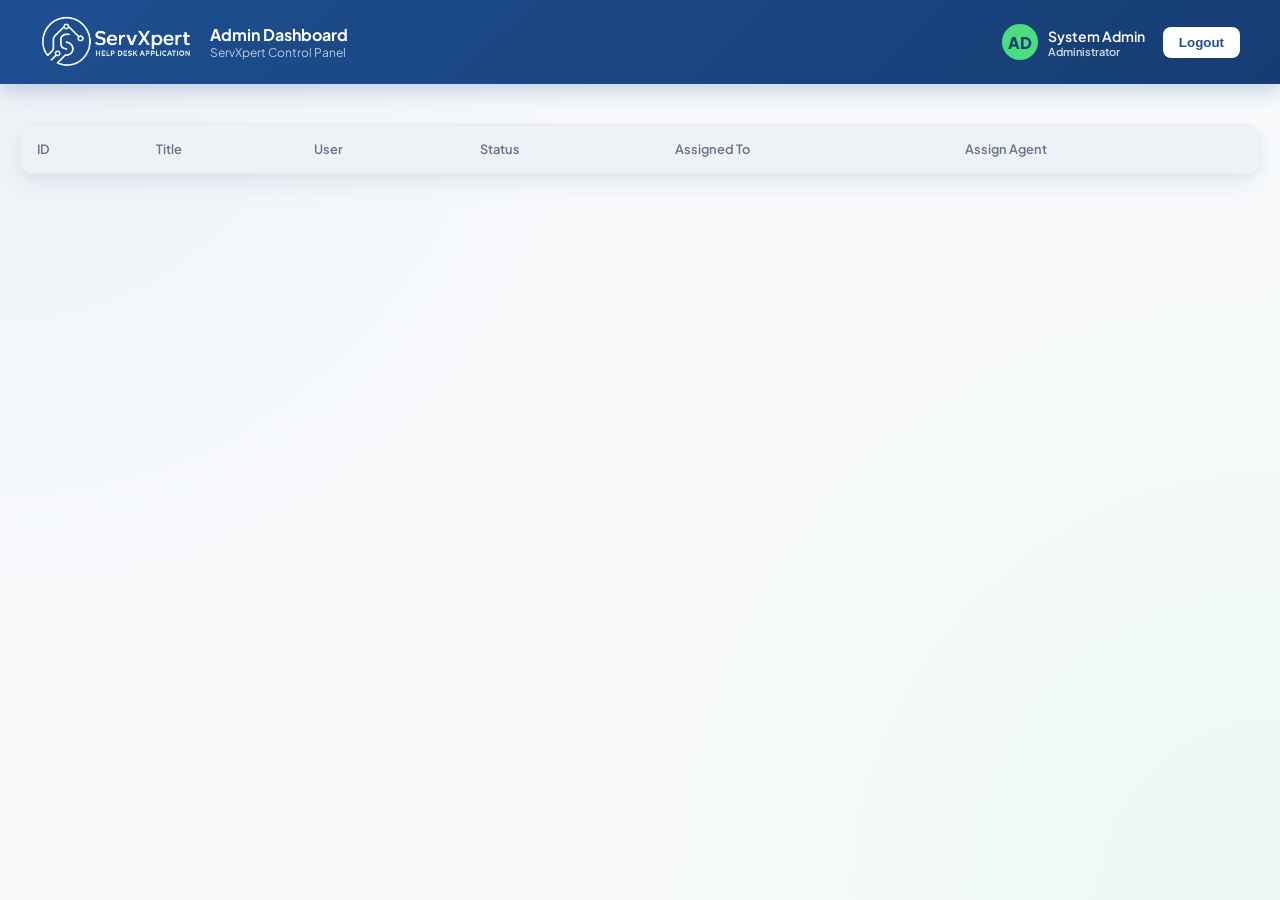
<file: Team3-project-frontend/pages/admin-dashboard.html>
<!DOCTYPE html>
<html lang="en">
<head>
    <meta charset="UTF-8">
    <meta name="viewport" content="width=device-width, initial-scale=1.0">
    <title>ServXpert | Admin Dashboard</title>
    <link rel="stylesheet" href="../css/admin-dashboard.css">
     <link rel="stylesheet" href="../css/toast.css">
</head>

<body>

    <header class="header">

    <div class="nav-container">

        <!-- Left Section (Logo + Title) -->
        <div class="nav-left">

            <img src="../logo.png"
                 alt="ServXpert Logo"
                 class="nav-logo">

            <div class="nav-title-group">

                <span class="nav-title">
                    Admin Dashboard
                </span>

                <span class="nav-subtitle">
                    ServXpert Control Panel
                </span>

            </div>

        </div>


        <!-- Right Section (Profile + Logout) -->
        <div class="nav-right">

            <div class="user-profile">

                <div class="profile-icon">
                    AD
                </div>

                <div class="profile-info">

                    <span class="profile-name">
                        System Admin
                    </span>

                    <span class="profile-role">
                        Administrator
                    </span>

                </div>

            </div>


            <button class="logout-btn"
                    onclick="logout()">

                Logout

            </button>

        </div>

    </div>

</header>

    <div class="container">
        <div class="table-card">
            <table>
                <thead>
                    <tr>
                        <th>ID</th>
                        <th>Title</th>
                        <th>User</th>
                        <th>Status</th>
                        <th>Assigned To</th>
                        <th>Assign Agent</th>
                    </tr>
                </thead>
                <tbody id="ticketTable">
                    </tbody>
            </table>
        </div>
    </div>

    <script src="../js/admin.js"></script>
    <script src="../js/toast.js"></script>

</body>
</html>
</file>
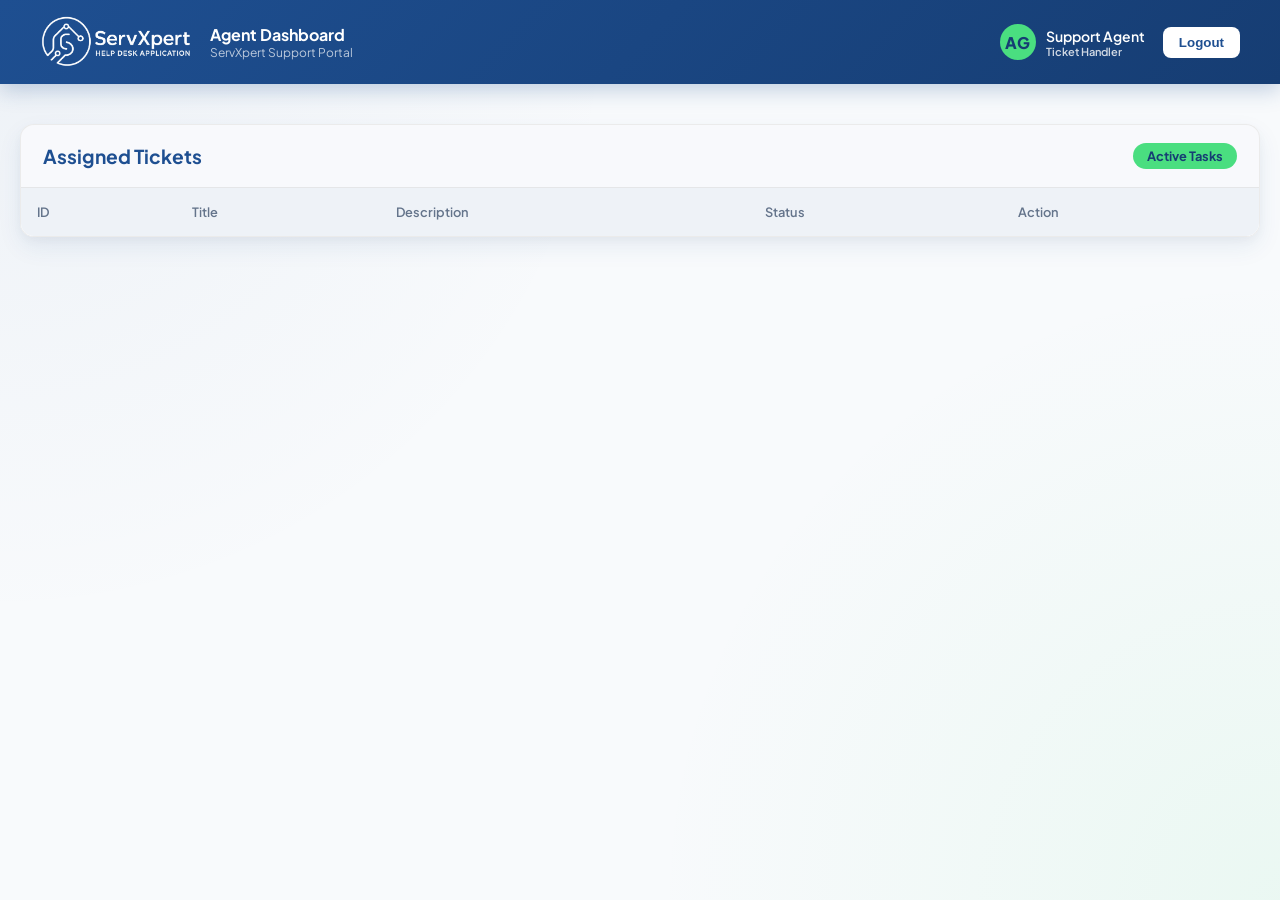
<file: Team3-project-frontend/pages/agent-dashboard.html>
<!DOCTYPE html>
<html lang="en">
<head>
    <meta charset="UTF-8">
    <meta name="viewport" content="width=device-width, initial-scale=1.0">
    <title>ServXpert | Agent Dashboard</title>
    <link rel="stylesheet" href="../css/agent-dashboard.css">
     <link rel="stylesheet" href="../css/toast.css">
</head>
<body>

<header class="header">

    <div class="nav-container">

        <!-- LEFT SIDE -->
        <div class="nav-left">

            <img src="../logo.png"
                 alt="ServXpert Logo"
                 class="nav-logo">

            <div class="nav-title-group">

                <span class="nav-title">
                    Agent Dashboard
                </span>

                <span class="nav-subtitle">
                    ServXpert Support Portal
                </span>

            </div>

        </div>


        <!-- RIGHT SIDE -->
        <div class="nav-right">

            <div class="user-profile">

                <div class="profile-icon">
                    AG
                </div>

                <div class="profile-info">

                    <span class="profile-name">
                        Support Agent
                    </span>

                    <span class="profile-role">
                        Ticket Handler
                    </span>

                </div>

            </div>


            <button class="logout-btn"
                    onclick="logout()">

                Logout

            </button>

        </div>

    </div>

</header>
<main class="container">
    <section class="card">
        <div class="card-header">
            <h3>Assigned Tickets</h3>
            <span class="ticket-count">Active Tasks</span>
        </div>

        <div class="table-responsive">
            <table>
                <thead>
                    <tr>
                        <th>ID</th>
                        <th>Title</th>
                        <th>Description</th>
                        <th>Status</th>
                        <th>Action</th>
                    </tr>
                </thead>
                <tbody id="ticketTableBody">
                    </tbody>
            </table>
        </div>
    </section>
</main>

<script src="../js/agent.js"></script>
<script src="../js/toast.js"></script>
</body>
</html>
</file>
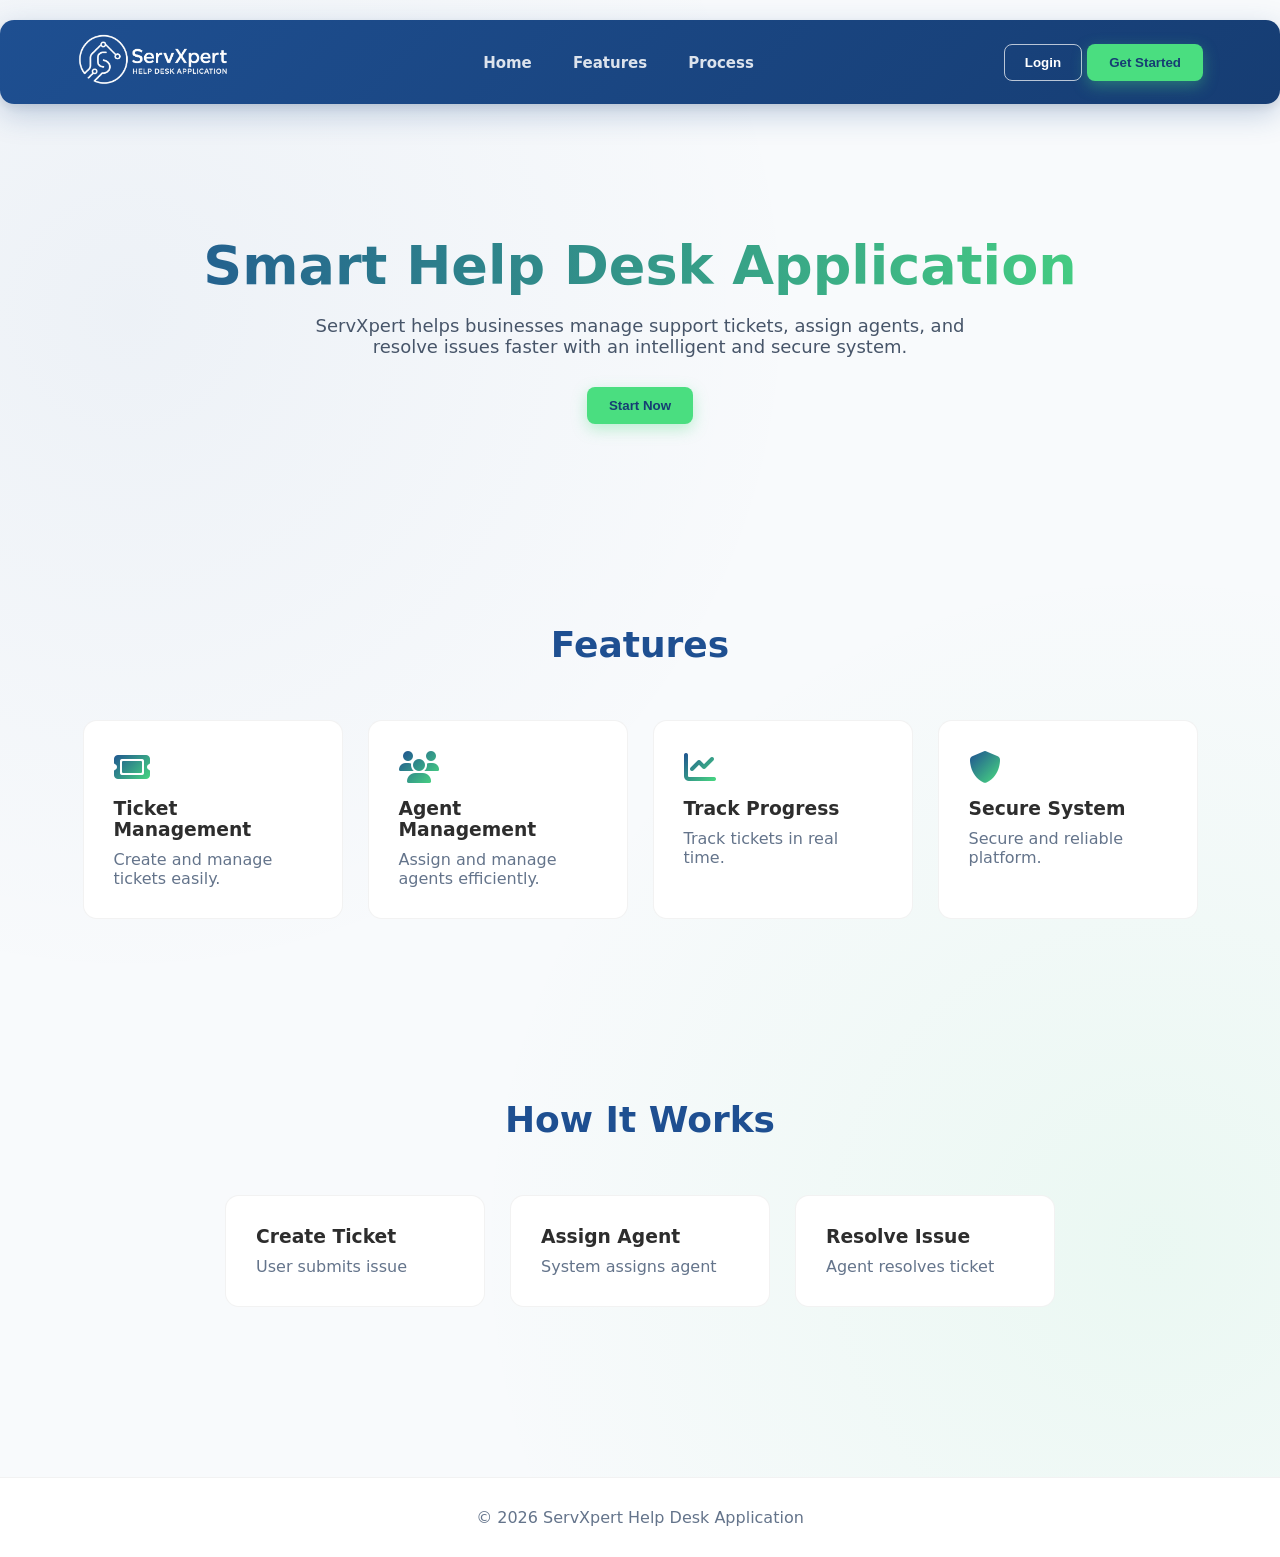
<file: Team3-project-frontend/pages/home.html>
<!DOCTYPE html>
<html lang="en">
<head>
<meta charset="UTF-8">
<title>ServXpert | Help Desk Application</title>
<meta name="viewport" content="width=device-width, initial-scale=1.0">

<link rel="stylesheet" href="../css/home.css">

<link rel="stylesheet"
href="https://cdnjs.cloudflare.com/ajax/libs/font-awesome/6.5.0/css/all.min.css">

</head>
<body>

<!-- Navbar -->
<nav class="navbar">

    <div class="container nav-content">

        <!-- Logo -->
        <div class="logo-section">

            <img src="../logo.png" class="logo-img">

        </div>

        <!-- Links -->
        <div class="nav-links">
            <a href="#home">Home</a>
            <a href="#features">Features</a>
            <a href="#process">Process</a>
        </div>

        <!-- Buttons -->
        <div>

            <button class="btn-outline"
            onclick="window.location.href='login.html'">
                Login
            </button>

            <button class="btn-primary"
            onclick="window.location.href='register.html'">
                Get Started
            </button>

        </div>

    </div>

</nav>


<!-- Hero -->
<section class="hero" id="home">

    <div class="container">

        <h1>Smart Help Desk Application</h1>

        <p>
            ServXpert helps businesses manage support tickets,
            assign agents, and resolve issues faster with an
            intelligent and secure system.
        </p>

        <button class="btn-primary"
        onclick="window.location.href='register.html'">
            Start Now
        </button>

    </div>

</section>


<!-- Features -->
<section class="section" id="features">

    <div class="container">

        <h2 class="section-title">Features</h2>

        <div class="card-container">

            <div class="card">
                <i class="fa-solid fa-ticket icon"></i>
                <h3>Ticket Management</h3>
                <p>Create and manage tickets easily.</p>
            </div>

            <div class="card">
                <i class="fa-solid fa-users icon"></i>
                <h3>Agent Management</h3>
                <p>Assign and manage agents efficiently.</p>
            </div>

            <div class="card">
                <i class="fa-solid fa-chart-line icon"></i>
                <h3>Track Progress</h3>
                <p>Track tickets in real time.</p>
            </div>

            <div class="card">
                <i class="fa-solid fa-shield icon"></i>
                <h3>Secure System</h3>
                <p>Secure and reliable platform.</p>
            </div>

        </div>

    </div>

</section>


<!-- Process -->
<section class="section" id="process">

    <div class="container">

        <h2 class="section-title">How It Works</h2>

        <div class="card-container">

            <div class="card">
                <h3>Create Ticket</h3>
                <p>User submits issue</p>
            </div>

            <div class="card">
                <h3>Assign Agent</h3>
                <p>System assigns agent</p>
            </div>

            <div class="card">
                <h3>Resolve Issue</h3>
                <p>Agent resolves ticket</p>
            </div>

        </div>

    </div>

</section>


<footer>

© 2026 ServXpert Help Desk Application

</footer>

</body>
</html>
</file>
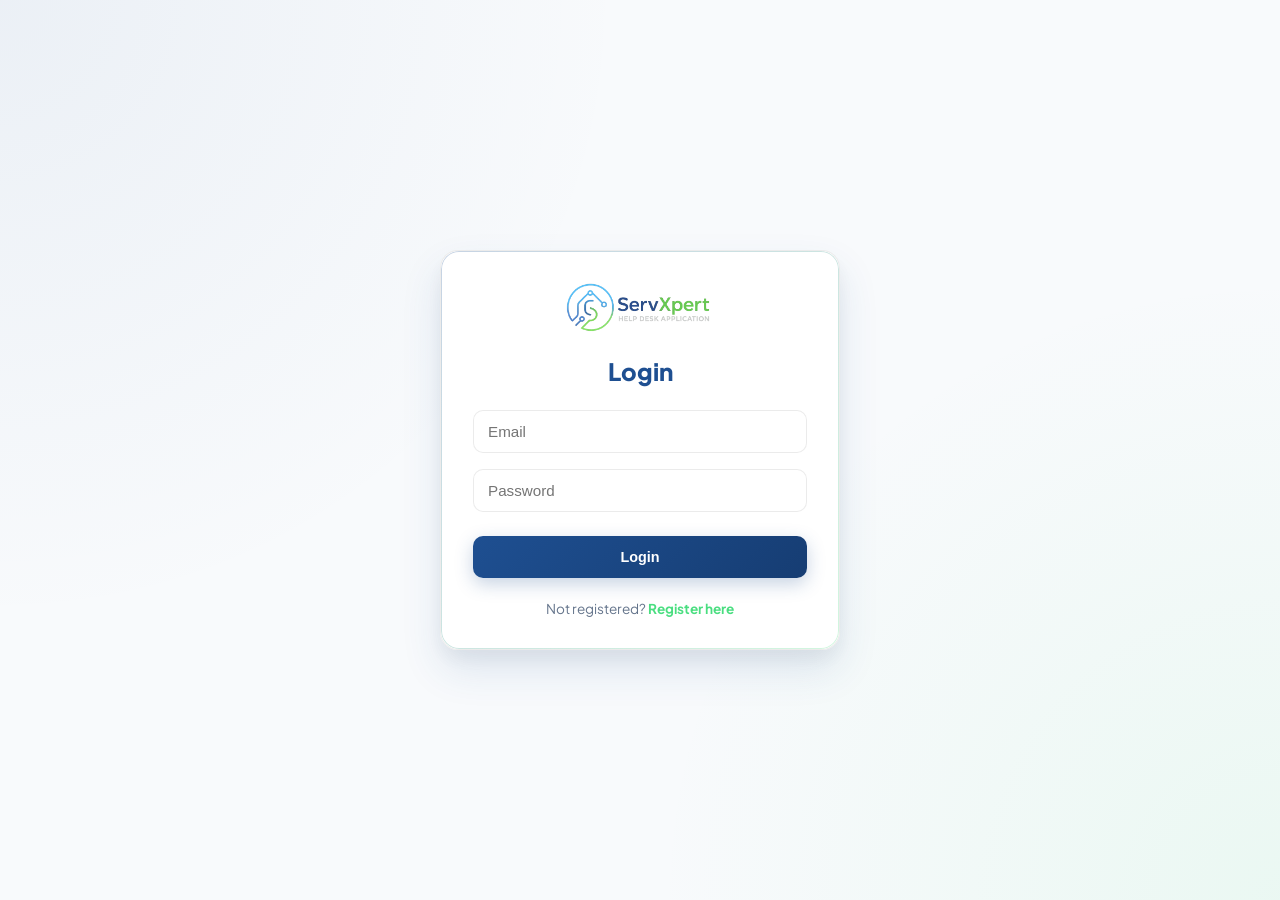
<file: Team3-project-frontend/pages/login.html>
<!DOCTYPE html>
<html lang="en">
<head>
    <meta charset="UTF-8">
    <meta name="viewport" content="width=device-width, initial-scale=1.0">
    <title>ServXpert | Login</title>
    <link rel="stylesheet" href="../css/login.css">
     <link rel="stylesheet" href="../css/toast.css">
</head>
<body>
    <div class="login-container">
        <img src="../logo.png" alt="ServXpert Logo" class="brand-logo">
        
        <h2>Login</h2>
        <input type="email" id="email" placeholder="Email">
        <input type="password" id="password" placeholder="Password">
        
        <button onclick="login()">Login</button>
        
        <div class="message" id="message"></div>
        <p>Not registered? <a href="register.html">Register here</a></p>
    </div>

    <script src="../js/login.js"></script>
    <script src="../js/toast.js"></script>
</body>
</html>
</file>
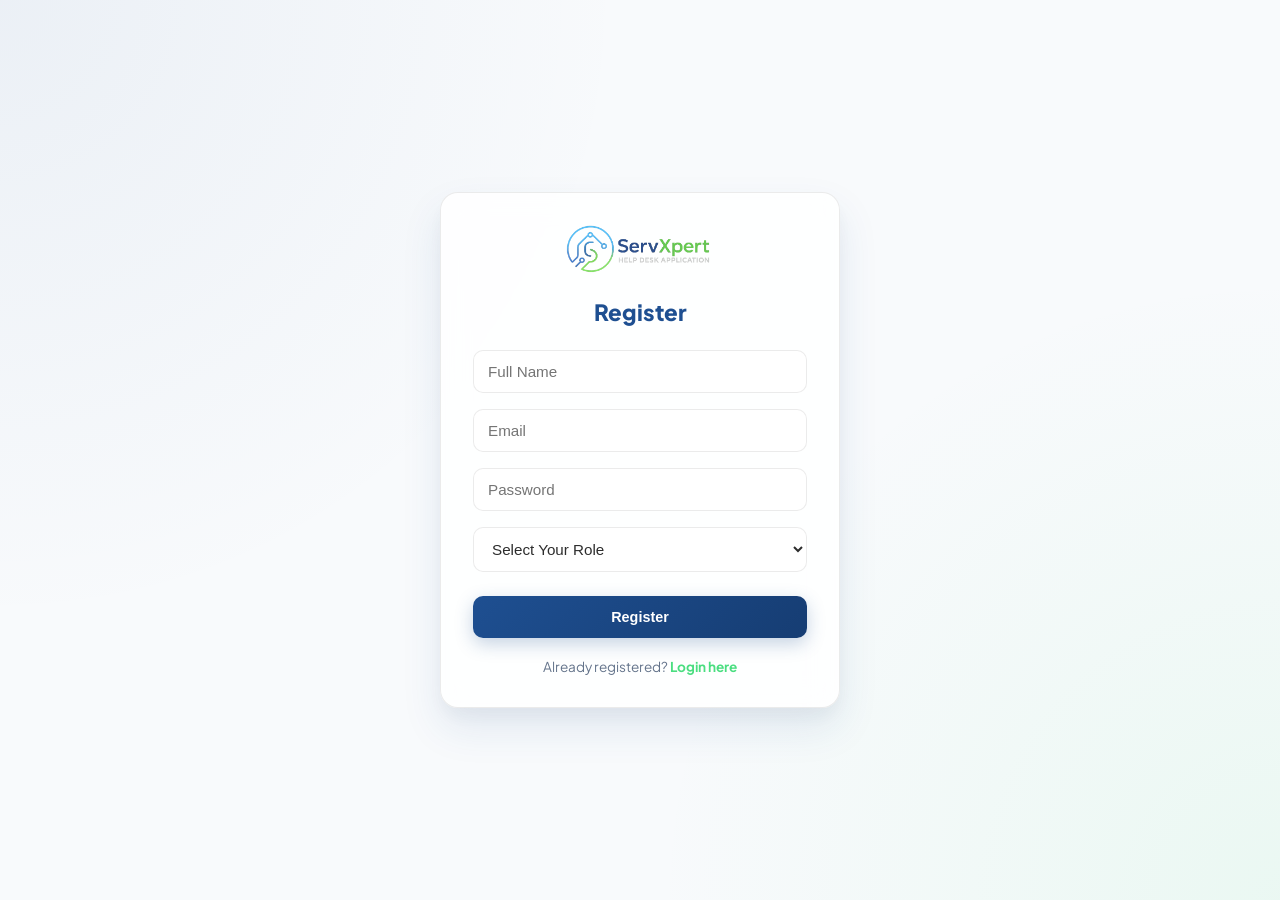
<file: Team3-project-frontend/pages/register.html>
<!DOCTYPE html>
<html lang="en">
<head>
    <meta charset="UTF-8">
    <meta name="viewport" content="width=device-width, initial-scale=1.0">
    <title>ServXpert | Register</title>
    <link rel="stylesheet" href="../css/register.css">
     <link rel="stylesheet" href="../css/toast.css">
</head>
<body>
    <div class="login-container">
        <img src="../logo.png" alt="ServXpert Logo" class="brand-logo">
        
        <h2>Register</h2>
        <input type="text" id="name" placeholder="Full Name">
        <input type="email" id="email" placeholder="Email">
        <input type="password" id="password" placeholder="Password">
        
        <select id="role">
            <option value="" disabled selected>Select Your Role</option>
            <option value="USER">User</option>
            <option value="ADMIN">Admin</option>
            <option value="AGENT">Agent</option>
        </select>

        <button type="button" onclick="register()">Register</button>
        
        <div class="message" id="message"></div>
        <p>Already registered? <a href="login.html">Login here</a></p>
    </div>

    <script src="../js/register.js"></script>
    <script src="../js/toast.js"></script>
</body>
</html>
</file>
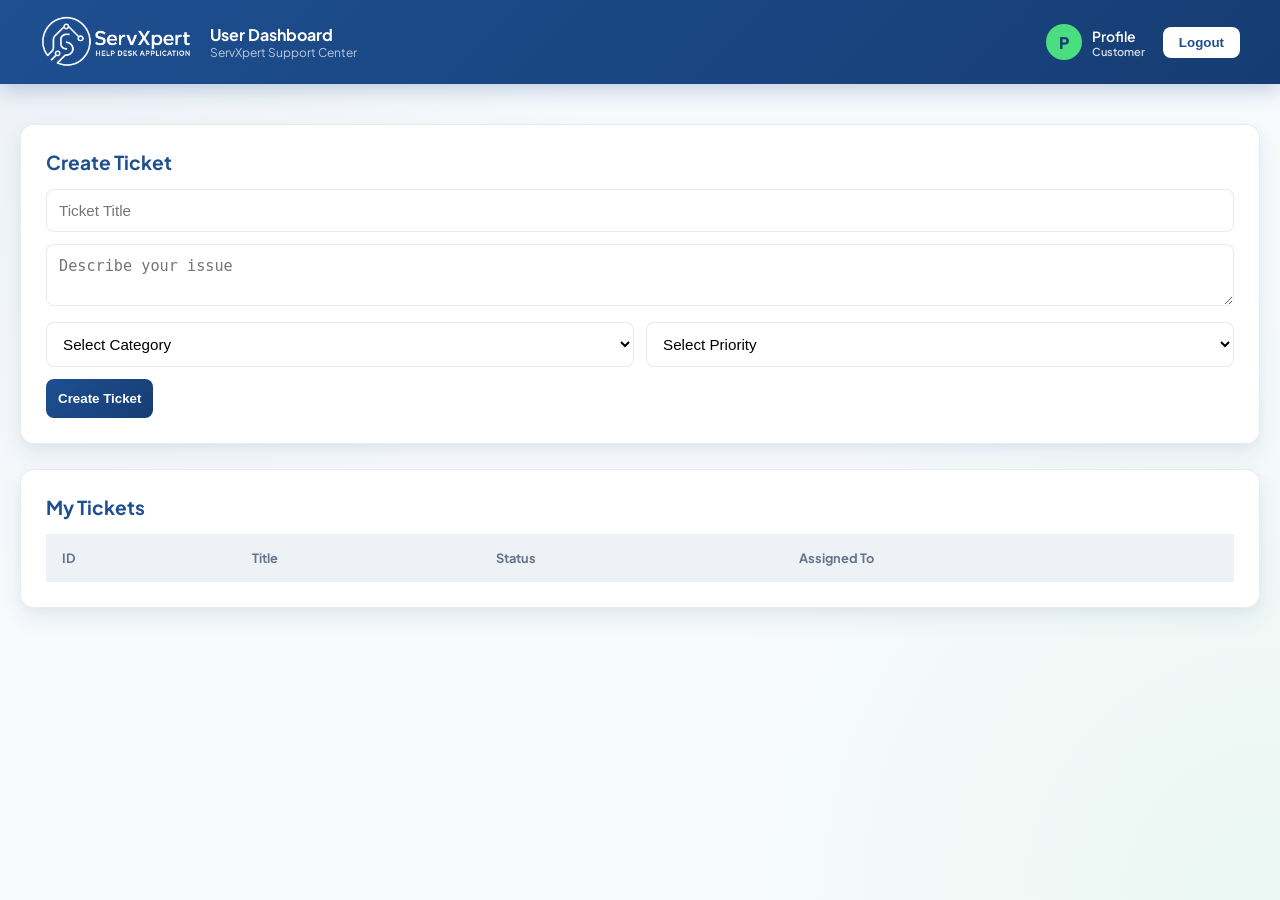
<file: Team3-project-frontend/pages/user-dashboard.html>
<!DOCTYPE html>
<html lang="en">
<head>
    <meta charset="UTF-8">
    <meta name="viewport" content="width=device-width, initial-scale=1.0">
    <title>ServXpert | Dashboard</title>
    <link rel="stylesheet" href="../css/user-dashboard.css">
    <link rel="stylesheet" href="../css/toast.css">
</head>
<body>

<header class="header">

    <div class="nav-container">

        <!-- LEFT SIDE -->
        <div class="nav-left">

            <img src="../logo.png"
                 alt="ServXpert Logo"
                 class="nav-logo">

            <div class="nav-title-group">

                <span class="nav-title">
                    User Dashboard
                </span>

                <span class="nav-subtitle">
                    ServXpert Support Center
                </span>

            </div>

        </div>


        <!-- RIGHT SIDE -->
        <div class="nav-right">

            <div class="user-profile">

                <div class="profile-icon">
                    P
                </div>

                <div class="profile-info">

                    <span class="profile-name"
                          id="userNameDisplay">
                        Profile
                    </span>

                    <span class="profile-role">
                        Customer
                    </span>

                </div>

            </div>


            <button class="logout-btn"
                    onclick="logout()">

                Logout

            </button>

        </div>

    </div>

</header>

<main class="container">

    <section class="card">
        <h3>Create Ticket</h3>
        <form id="ticketForm" onsubmit="event.preventDefault(); createTicket();">
            <input type="text" id="title" placeholder="Ticket Title" required>
            <textarea id="description" placeholder="Describe your issue" required></textarea>
            
            <div class="form-row">
                <select id="category" required>
                    <option value="">Select Category</option>
                    <option value="1">Technical</option>
                    <option value="2">Billing</option>
                    <option value="3">General</option>
                </select>

                <select id="priority" required>
                    <option value="">Select Priority</option>
                    <option value="1">Low</option>
                    <option value="2">Medium</option>
                    <option value="3">High</option>
                </select>
            </div>

            <button type="submit">Create Ticket</button>
        </form>
    </section>

    <section class="card">
        <h3>My Tickets</h3>
        <div class="table-responsive">
            <table>
                <thead>
                    <tr>
                        <th>ID</th>
                        <th>Title</th>
                        <th>Status</th>
                        <th>Assigned To</th>
                    </tr>
                </thead>
                <tbody id="ticketTableBody">
                    </tbody>
            </table>
        </div>
    </section>

</main>

<script src="../js/user.js"></script>
<script src="../js/toast.js"></script>


</body>
</html>
</file>
<file: Team3-project-frontend/css/admin-dashboard.css>
@import url('https://fonts.googleapis.com/css2?family=Plus+Jakarta+Sans:wght@400;600;700;800&display=swap');

:root {

    --primary: #1E4F91;
    --primary-dark: #163d73;

    --highlight: #4ADE80;

    --background: #F8FAFC;

    --card-bg: rgba(255,255,255,0.98);

    --text-main: #2D2D2D;
    --text-light: #64748b;

    --border: rgba(0,0,0,0.08);

}


/* ===== GLOBAL ===== */

* {
    box-sizing: border-box;
    margin: 0;
    padding: 0;
}

body {

    font-family: 'Plus Jakarta Sans', sans-serif;

    background:
    radial-gradient(circle at 0% 0%, rgba(30,79,145,0.05), transparent 40%),
    radial-gradient(circle at 100% 100%, rgba(74,222,128,0.08), transparent 40%),
    var(--background);

    color: var(--text-main);

    min-height: 100vh;

}


/* ========================= */
/* ===== ADMIN NAVBAR ===== */
/* ========================= */

.header {

    background: linear-gradient(135deg, var(--primary), var(--primary-dark));

    padding: 16px 40px;

    position: sticky;
    top: 0;
    z-index: 1000;

    box-shadow: 0 6px 20px rgba(30,79,145,0.25);

}

.nav-container {

    max-width: 1400px;
    margin: auto;

    display: flex;
    justify-content: space-between;
    align-items: center;

}


/* LEFT SIDE */

.nav-left {

    display: flex;
    align-items: center;
    gap: 14px;

}

.nav-logo {

    height: 52px;
    filter: brightness(0) invert(1);
    transition: 0.3s;

}

.nav-logo:hover {

    transform: scale(1.05);

}

.nav-title-group {

    display: flex;
    flex-direction: column;

}

.nav-title {

    font-size: 16px;
    font-weight: 700;
    color: white;

}

.nav-subtitle {

    font-size: 12px;
    color: rgba(255,255,255,0.7);

}


/* RIGHT SIDE */

.nav-right {

    display: flex;
    align-items: center;
    gap: 18px;

}

.user-profile {

    display: flex;
    align-items: center;
    gap: 10px;

    color: white;
    font-weight: 600;

}

.profile-icon {

    width: 36px;
    height: 36px;

    border-radius: 50%;

    background: var(--highlight);
    color: var(--primary-dark);

    display: flex;
    justify-content: center;
    align-items: center;

    font-weight: 800;

}

.profile-info {

    display: flex;
    flex-direction: column;

}

.profile-name {

    font-size: 14px;

}

.profile-role {

    font-size: 11px;
    opacity: 0.8;

}


/* LOGOUT BUTTON */

.logout-btn {

    background: white;

    color: var(--primary);

    border: none;

    padding: 8px 16px;

    border-radius: 8px;

    font-weight: 600;

    cursor: pointer;

    transition: 0.3s;

}

.logout-btn:hover {

    background: var(--highlight);
    color: var(--primary-dark);

}


/* ======================== */
/* ===== CONTENT AREA ===== */
/* ======================== */

.container {

    max-width: 1400px;
    margin: 40px auto;
    padding: 0 20px;

}


/* ======================= */
/* ===== TABLE CARD ===== */
/* ======================= */

.table-card {

    background: var(--card-bg);

    border-radius: 14px;

    border: 1px solid var(--border);

    box-shadow:
        0 10px 25px rgba(30,79,145,0.08),
        0 4px 10px rgba(0,0,0,0.03);

    overflow: hidden;

}


/* TABLE */

table {

    width: 100%;
    border-collapse: collapse;
    background: white;

}


/* HEADER ROW */

th {

    background: #eef2f7;

    padding: 16px;

    text-align: left;

    font-size: 0.8rem;

    font-weight: 600;

    color: var(--text-light);

}


/* DATA ROW */

td {

    padding: 16px;

    border-bottom: 1px solid var(--border);

    font-size: 0.9rem;

}


/* HOVER EFFECT */

tr:hover {

    background: rgba(30,79,145,0.05);

}


/* ======================== */
/* ===== STATUS BADGE ===== */
/* ======================== */

.status-tag {

    padding: 5px 10px;

    border-radius: 6px;

    font-size: 0.8rem;

    font-weight: 700;

    background: rgba(74,222,128,0.15);

    color: #15803d;

}


/* ======================== */
/* ===== DROPDOWN ===== */
/* ======================== */

select {

    padding: 8px 12px;

    border-radius: 8px;

    border: 1px solid var(--border);

    background: white;

    font-size: 0.85rem;

    cursor: pointer;

}

select:focus {

    outline: none;

    border-color: var(--primary);

    box-shadow: 0 0 0 3px rgba(30,79,145,0.08);

}


/* ======================== */
/* ===== ACTION BUTTON ===== */
/* ======================== */

#ticketTable button {

    background: linear-gradient(
        135deg,
        var(--primary),
        var(--primary-dark)
    );

    color: white;

    border: none;

    padding: 8px 14px;

    border-radius: 8px;

    cursor: pointer;

    font-size: 0.8rem;

    font-weight: 600;

    transition: 0.3s;

}

#ticketTable button:hover {

    transform: translateY(-2px);

    box-shadow: 0 6px 18px rgba(30,79,145,0.25);

}


/* ======================== */
/* ===== RESPONSIVE ===== */
/* ======================== */

@media(max-width:768px){

    .nav-container {

        flex-direction: column;
        gap: 15px;

    }

    .nav-right {

        flex-direction: column;

    }

    table {

        font-size: 0.85rem;

    }

}
</file>
<file: Team3-project-frontend/css/toast.css>
/* TOAST CONTAINER */
.toast-container {

    position: fixed;

    top: 20px;

    right: 20px;

    z-index: 9999;

}

/* TOAST BOX */
.toast {

    min-width: 250px;

    margin-bottom: 10px;

    padding: 14px 18px;

    border-radius: 8px;

    color: white;

    font-weight: 600;

    box-shadow: 0 5px 15px rgba(0,0,0,0.2);

    animation: slideIn 0.3s ease;

}

/* COLORS */

.toast-success {
    background: #4ADE80;
    color: #163d73;
}

.toast-error {
    background: #ef4444;
}

.toast-warning {
    background: #f59e0b;
}

.toast-info {
    background: #1E4F91;
}

/* ANIMATION */

@keyframes slideIn {

    from {
        transform: translateX(100%);
        opacity: 0;
    }

    to {
        transform: translateX(0);
        opacity: 1;
    }

}
</file>
<file: Team3-project-frontend/css/agent-dashboard.css>
@import url('https://fonts.googleapis.com/css2?family=Plus+Jakarta+Sans:wght@400;600;700;800&display=swap');

:root {

    --primary: #1E4F91;
    --primary-dark: #163d73;

    --highlight: #4ADE80;

    --background: #F8FAFC;

    --card-bg: rgba(255,255,255,0.98);

    --text-main: #2D2D2D;
    --text-light: #64748b;

    --border: rgba(0,0,0,0.08);

}


/* ===== GLOBAL ===== */

* {
    box-sizing: border-box;
    margin: 0;
    padding: 0;
}

body {

    font-family: 'Plus Jakarta Sans', sans-serif;

    background:
    radial-gradient(circle at 0% 0%, rgba(30,79,145,0.05), transparent 40%),
    radial-gradient(circle at 100% 100%, rgba(74,222,128,0.08), transparent 40%),
    var(--background);

    color: var(--text-main);

    min-height: 100vh;

}


/* ========================= */
/* ===== AGENT NAVBAR ===== */
/* ========================= */

.header {

    background: linear-gradient(135deg, var(--primary), var(--primary-dark));

    padding: 16px 40px;

    position: sticky;
    top: 0;
    z-index: 1000;

    box-shadow: 0 6px 20px rgba(30,79,145,0.25);

}

.nav-container {

    max-width: 1400px;
    margin: auto;

    display: flex;
    justify-content: space-between;
    align-items: center;

}


/* LEFT SIDE */

.nav-left {

    display: flex;
    align-items: center;
    gap: 14px;

}

.nav-logo {

    height: 52px;

    filter: brightness(0) invert(1);

    transition: 0.3s;

}

.nav-logo:hover {

    transform: scale(1.05);

}

.nav-title-group {

    display: flex;
    flex-direction: column;

}

.nav-title {

    font-size: 16px;
    font-weight: 700;
    color: white;

}

.nav-subtitle {

    font-size: 12px;
    color: rgba(255,255,255,0.7);

}


/* RIGHT SIDE */

.nav-right {

    display: flex;
    align-items: center;
    gap: 18px;

}

.user-profile {

    display: flex;
    align-items: center;
    gap: 10px;

    color: white;
    font-weight: 600;

}

.profile-icon {

    width: 36px;
    height: 36px;

    border-radius: 50%;

    background: var(--highlight);
    color: var(--primary-dark);

    display: flex;
    justify-content: center;
    align-items: center;

    font-weight: 800;

}

.profile-info {

    display: flex;
    flex-direction: column;

}

.profile-name {

    font-size: 14px;

}

.profile-role {

    font-size: 11px;
    opacity: 0.8;

}


/* LOGOUT BUTTON */

.logout-btn {

    background: white;

    color: var(--primary);

    border: none;

    padding: 8px 16px;

    border-radius: 8px;

    font-weight: 600;

    cursor: pointer;

    transition: 0.3s;

}

.logout-btn:hover {

    background: var(--highlight);

    color: var(--primary-dark);

}


/* ======================== */
/* ===== MAIN CONTENT ===== */
/* ======================== */

.container {

    max-width: 1400px;

    margin: 40px auto;

    padding: 0 20px;

}


/* ======================== */
/* ===== CARD ===== */
/* ======================== */

.card {

    background: var(--card-bg);

    border-radius: 14px;

    border: 1px solid var(--border);

    box-shadow:
        0 10px 25px rgba(30,79,145,0.08),
        0 4px 10px rgba(0,0,0,0.03);

    overflow: hidden;

}


/* CARD HEADER */

.card-header {

    padding: 18px 22px;

    border-bottom: 1px solid var(--border);

    display: flex;

    justify-content: space-between;

    align-items: center;

    background: rgba(30,79,145,0.03);

}

.card-header h3 {

    color: var(--primary);

    font-size: 1.2rem;

    font-weight: 700;

}

.ticket-count {

    background: var(--highlight);

    color: var(--primary-dark);

    padding: 5px 14px;

    border-radius: 20px;

    font-size: 0.8rem;

    font-weight: 700;

}


/* ======================== */
/* ===== TABLE ===== */
/* ======================== */

.table-responsive {

    overflow-x: auto;

}

table {

    width: 100%;
    border-collapse: collapse;

    background: white;

}

th {

    background: #eef2f7;

    padding: 16px;

    text-align: left;

    font-size: 0.8rem;

    font-weight: 600;

    color: var(--text-light);

}

td {

    padding: 16px;

    border-bottom: 1px solid var(--border);

    font-size: 0.9rem;

}

tr:hover {

    background: rgba(30,79,145,0.05);

}


/* STATUS BADGE */

.status-pill {

    padding: 5px 12px;

    border-radius: 6px;

    font-size: 0.8rem;

    font-weight: 700;

    background: rgba(74,222,128,0.15);

    color: #15803d;

}


/* ACTION BUTTON */

#ticketTableBody button {

    background: linear-gradient(
        135deg,
        var(--primary),
        var(--primary-dark)
    );

    color: white;

    border: none;

    padding: 8px 14px;

    border-radius: 8px;

    cursor: pointer;

    font-size: 0.8rem;

    font-weight: 600;

    transition: 0.3s;

}

#ticketTableBody button:hover {

    transform: translateY(-2px);

    box-shadow: 0 6px 18px rgba(30,79,145,0.25);

}


/* ======================== */
/* ===== RESPONSIVE ===== */
/* ======================== */

@media(max-width:768px){

    .nav-container {

        flex-direction: column;

        gap: 15px;

    }

    .nav-right {

        flex-direction: column;

    }

}
</file>
<file: Team3-project-frontend/css/home.css>
/* ===== GLOBAL SETTINGS ===== */

html {
    scroll-behavior: smooth;
}

* {
    margin: 0;
    padding: 0;
    box-sizing: border-box;
}

body {

    font-family: "Segoe UI", system-ui, -apple-system, sans-serif;

    background:
    radial-gradient(circle at 10% 20%, rgba(30,79,145,0.05), transparent 40%),
    radial-gradient(circle at 90% 80%, rgba(74,222,128,0.08), transparent 40%),
    #F8FAFC;

    color: #2D2D2D;

    padding-top: 20px;
}

.container {

    width: 92%;
    max-width: 1200px;
    margin: auto;

}


/* ===== MODERN FLOATING NAVBAR ===== */

.navbar {

    position: sticky;

    top: 15px;

    z-index: 1000;

    margin: auto;

    width: 100%;

    border-radius: 14px;

    padding: 14px 28px;

    background: linear-gradient(135deg, #1E4F91, #163d73);

    box-shadow:
        0 10px 30px rgba(30,79,145,0.25),
        0 4px 10px rgba(0,0,0,0.08);

}

.nav-content {

    display: flex;

    justify-content: space-between;

    align-items: center;

}

/* Logo */

.logo-img {

    height: 52px;

    filter: brightness(0) invert(1);

    transition: transform 0.3s;

}

.logo-img:hover {

    transform: scale(1.08);

}


/* Nav links */

.nav-links a {

    color: rgba(255,255,255,0.85);

    text-decoration: none;

    margin: 0 18px;

    font-weight: 600;

    font-size: 15px;

    position: relative;

}

/* underline animation */

.nav-links a::after {

    content: "";

    position: absolute;

    width: 0;

    height: 2px;

    bottom: -6px;

    left: 0;

    background: #4ADE80;

    transition: 0.3s;

}

.nav-links a:hover {

    color: white;

}

.nav-links a:hover::after {

    width: 100%;

}


/* ===== BUTTONS ===== */

button {

    cursor: pointer;

    font-weight: 600;

    border-radius: 8px;

    transition: 0.3s;

}

/* Primary button */

.btn-primary {

    background: #4ADE80;

    color: #163d73;

    border: none;

    padding: 11px 22px;

    box-shadow: 0 5px 15px rgba(74,222,128,0.35);

}

.btn-primary:hover {

    background: #22c55e;

    transform: translateY(-2px);

}

/* Outline button */

.btn-outline {

    border: 1.5px solid rgba(255,255,255,0.7);

    background: transparent;

    color: white;

    padding: 10px 20px;

}

.btn-outline:hover {

    background: rgba(255,255,255,0.15);

}


/* ===== HERO SECTION ===== */

.hero {

    padding: 130px 0 110px;

    text-align: center;

}

.hero h1 {

    font-size: 54px;

    font-weight: 700;

    background: linear-gradient(90deg,#1E4F91,#4ADE80);

    background-clip: text;
    -webkit-background-clip: text;

    -webkit-text-fill-color: transparent;

    margin-bottom: 18px;

}

.hero p {

    font-size: 18px;

    color: #475569;

    max-width: 650px;

    margin: auto;

    margin-bottom: 30px;

}


/* ===== SECTION ===== */

.section {

    padding: 90px 0;

}

.section-title {

    text-align: center;

    font-size: 36px;

    font-weight: 700;

    margin-bottom: 55px;

    color: #1E4F91;

}


/* ===== FEATURE CARDS ===== */

.card-container {

    display: flex;

    gap: 25px;

    justify-content: center;

    flex-wrap: wrap;

}

.card {

    background: white;

    padding: 30px;

    width: 260px;

    border-radius: 14px;

    border: 1px solid rgba(0,0,0,0.05);

    transition: 0.35s;

}

.card:hover {

    transform: translateY(-8px);

    box-shadow:
    0 20px 40px rgba(30,79,145,0.12),
    0 10px 20px rgba(74,222,128,0.08);

    border-color: #4ADE80;

}

.card h3 {

    margin-bottom: 10px;

}

.card p {

    color: #64748b;

}


/* Icons */
.icon {

    font-size: 32px;

    margin-bottom: 15px;

    background: linear-gradient(135deg,#1E4F91,#4ADE80);

    background-clip: text;
    -webkit-background-clip: text;

    -webkit-text-fill-color: transparent;

}



/* ===== FOOTER ===== */

footer {

    margin-top: 80px;

    padding: 30px;

    text-align: center;

    background: white;

    border-top: 1px solid rgba(0,0,0,0.05);

    color: #64748b;

}


/* ===== RESPONSIVE ===== */

@media(max-width:768px){

    .nav-links {

        display: none;

    }

    .hero h1 {

        font-size: 36px;

    }

    .card {

        width: 100%;

        max-width: 320px;

    }

}
</file>
<file: Team3-project-frontend/css/login.css>
@import url('https://fonts.googleapis.com/css2?family=Plus+Jakarta+Sans:wght@400;600;800&display=swap');

:root {

    --primary: #1E4F91;
    --primary-dark: #163d73;

    --highlight: #4ADE80;

    --background: #F8FAFC;

    --card-bg: rgba(255,255,255,0.95);

    --text-main: #2D2D2D;
    --text-light: #64748b;

    --border: rgba(0,0,0,0.08);

}


/* GLOBAL RESET */

* {

    box-sizing: border-box;
    margin: 0;
    padding: 0;

}

body {

    font-family: 'Plus Jakarta Sans', sans-serif;

    background:
    radial-gradient(circle at 0% 0%, rgba(30,79,145,0.06), transparent 40%),
    radial-gradient(circle at 100% 100%, rgba(74,222,128,0.08), transparent 40%),
    var(--background);

    display: flex;
    justify-content: center;
    align-items: center;

    min-height: 100vh;

    color: var(--text-main);

}


/* LOGIN CONTAINER */

.login-container {

    position: relative;
    z-index: 1;

    background: var(--card-bg);

    backdrop-filter: blur(14px);

    width: 90%;
    max-width: 400px;

    padding: 2rem;

    border-radius: 18px;

    border: 1px solid var(--border);

    box-shadow:
        0 20px 40px rgba(30,79,145,0.12),
        0 10px 20px rgba(0,0,0,0.05);

    text-align: center;

}


/* PREMIUM BORDER GLOW (FIXED VERSION) */

.login-container::before {

    content: "";

    position: absolute;

    inset: 0;

    border-radius: 18px;

    padding: 1px;

    background: linear-gradient(
        135deg,
        rgba(30,79,145,0.25),
        rgba(74,222,128,0.25)
    );

    mask:
        linear-gradient(#fff 0 0) content-box,
        linear-gradient(#fff 0 0);
    -webkit-mask:
        linear-gradient(#fff 0 0) content-box,
        linear-gradient(#fff 0 0);

    -webkit-mask-composite: xor;
    mask-composite: exclude;

    pointer-events: none;

}


/* LOGO */

.brand-logo {

    width: 150px;

    margin-bottom: 1.2rem;

    transition: 0.3s;

}

.brand-logo:hover {

    transform: scale(1.05);

}


/* TITLE */

h2 {

    font-size: 1.5rem;

    font-weight: 800;

    margin-bottom: 1.5rem;

    color: var(--primary);

}


/* INPUT FIELDS */

input {

    width: 100%;

    padding: 12px 14px;

    margin-bottom: 1rem;

    background: white;

    border: 1px solid var(--border);

    border-radius: 10px;

    font-size: 0.95rem;

    color: var(--text-main);

    outline: none;

    transition: all 0.25s ease;

}


input:focus {

    border-color: var(--primary);

    box-shadow: 0 0 0 3px rgba(30,79,145,0.08);

}


/* LOGIN BUTTON */

button {

    width: 100%;

    padding: 13px;

    margin-top: 0.5rem;

    background: linear-gradient(
        135deg,
        var(--primary),
        var(--primary-dark)
    );

    color: white;

    border: none;

    border-radius: 10px;

    font-weight: 700;

    font-size: 0.9rem;

    cursor: pointer;

    box-shadow: 0 6px 18px rgba(30,79,145,0.25);

    transition: all 0.3s ease;

}


button:hover {

    transform: translateY(-2px);

    box-shadow: 0 10px 25px rgba(30,79,145,0.35);

}


/* TEXT */

p {

    margin-top: 1.4rem;

    font-size: 0.85rem;

    color: var(--text-light);

}


/* LINK */

a {

    color: var(--highlight);

    font-weight: 700;

    text-decoration: none;

}

a:hover {

    text-decoration: underline;

}


/* MOBILE */

@media(max-width:480px){

    .login-container {

        padding: 1.5rem;

    }

}
</file>
<file: Team3-project-frontend/css/register.css>
@import url('https://fonts.googleapis.com/css2?family=Plus+Jakarta+Sans:wght@400;600;800&display=swap');

:root {

    --primary: #1E4F91;
    --primary-dark: #163d73;
    --highlight: #4ADE80;

    --background: #F8FAFC;
    --card-bg: rgba(255,255,255,0.85);

    --text-main: #2D2D2D;
    --text-light: #64748b;

    --border: rgba(0,0,0,0.08);

}


/* GLOBAL */

* {

    box-sizing: border-box;
    margin: 0;
    padding: 0;

}

body {

    font-family: 'Plus Jakarta Sans', sans-serif;

    background:
    radial-gradient(circle at 0% 0%, rgba(30,79,145,0.06), transparent 40%),
    radial-gradient(circle at 100% 100%, rgba(74,222,128,0.08), transparent 40%),
    var(--background);

    display: flex;
    justify-content: center;
    align-items: center;

    min-height: 100vh;

}


/* CONTAINER */

.login-container {

    background: var(--card-bg);

    backdrop-filter: blur(14px);

    width: 90%;
    max-width: 400px;

    padding: 2rem;

    border-radius: 18px;

    border: 1px solid var(--border);

    box-shadow:
        0 20px 40px rgba(30,79,145,0.10),
        0 10px 20px rgba(0,0,0,0.04);

    text-align: center;

}


/* LOGO */

.brand-logo {

    width: 150px;

    margin-bottom: 1.2rem;

    transition: 0.3s;

}

.brand-logo:hover {

    transform: scale(1.05);

}


/* TITLE */

h2 {

    font-size: 1.4rem;

    font-weight: 800;

    margin-bottom: 1.5rem;

    color: var(--primary);

}


/* INPUT FIELDS */

input,
select {

    width: 100%;

    padding: 12px 14px;

    margin-bottom: 1rem;

    background: white;

    border: 1px solid var(--border);

    border-radius: 10px;

    color: var(--text-main);

    font-size: 0.95rem;

    outline: none;

    transition: 0.25s;

}


input:focus,
select:focus {

    border-color: var(--primary);

    box-shadow: 0 0 0 3px rgba(30,79,145,0.08);

}


/* BUTTON */

button {

    width: 100%;

    padding: 13px;

    margin-top: 0.5rem;

    background: linear-gradient(135deg, var(--primary), var(--primary-dark));

    color: white;

    border: none;

    border-radius: 10px;

    font-weight: 700;

    font-size: 0.9rem;

    cursor: pointer;

    box-shadow: 0 6px 18px rgba(30,79,145,0.25);

    transition: 0.3s;

}


button:hover {

    transform: translateY(-2px);

    box-shadow: 0 10px 25px rgba(30,79,145,0.35);

}


/* TEXT */

p {

    margin-top: 1.3rem;

    font-size: 0.85rem;

    color: var(--text-light);

}


/* LINK */

a {

    color: var(--highlight);

    text-decoration: none;

    font-weight: 700;

}

a:hover {

    text-decoration: underline;

}


/* MOBILE */

@media(max-width:480px){

    .login-container {

        padding: 1.5rem;

    }

}
</file>
<file: Team3-project-frontend/css/user-dashboard.css>
@import url('https://fonts.googleapis.com/css2?family=Plus+Jakarta+Sans:wght@400;600;700;800&display=swap');

:root {

    --primary: #1E4F91;
    --primary-dark: #163d73;

    --highlight: #4ADE80;

    --background: #F8FAFC;

    --card-bg: rgba(255,255,255,0.98);

    --text-main: #2D2D2D;
    --text-light: #64748b;

    --border: rgba(0,0,0,0.08);

}


/* ================= GLOBAL ================= */

* {
    box-sizing: border-box;
    margin: 0;
    padding: 0;
}

body {

    font-family: 'Plus Jakarta Sans', sans-serif;

    background:
    radial-gradient(circle at 0% 0%, rgba(30,79,145,0.05), transparent 40%),
    radial-gradient(circle at 100% 100%, rgba(74,222,128,0.08), transparent 40%),
    var(--background);

    color: var(--text-main);

    min-height: 100vh;

}


/* ================= NAVBAR ================= */

.header {

    background: linear-gradient(135deg, var(--primary), var(--primary-dark));

    padding: 16px 40px;

    position: sticky;
    top: 0;
    z-index: 1000;

    box-shadow: 0 6px 20px rgba(30,79,145,0.25);

}

.nav-container {

    max-width: 1400px;
    margin: auto;

    display: flex;
    justify-content: space-between;
    align-items: center;

}


/* LEFT */

.nav-left {

    display: flex;
    align-items: center;
    gap: 14px;

}

.nav-logo {

    height: 52px;

    filter: brightness(0) invert(1);

    transition: 0.3s;

}

.nav-logo:hover {

    transform: scale(1.05);

}

.nav-title-group {

    display: flex;
    flex-direction: column;

}

.nav-title {

    font-size: 16px;
    font-weight: 700;
    color: white;

}

.nav-subtitle {

    font-size: 12px;
    color: rgba(255,255,255,0.7);

}


/* RIGHT */

.nav-right {

    display: flex;
    align-items: center;
    gap: 18px;

}

.user-profile {

    display: flex;
    align-items: center;
    gap: 10px;

    color: white;
    font-weight: 600;

}

.profile-icon {

    width: 36px;
    height: 36px;

    border-radius: 50%;

    background: var(--highlight);
    color: var(--primary-dark);

    display: flex;
    justify-content: center;
    align-items: center;

    font-weight: 800;

}

.profile-info {

    display: flex;
    flex-direction: column;

}

.profile-name {

    font-size: 14px;

}

.profile-role {

    font-size: 11px;
    opacity: 0.8;

}


/* LOGOUT */

.logout-btn {

    background: white;

    color: var(--primary);

    border: none;

    padding: 8px 16px;

    border-radius: 8px;

    font-weight: 600;

    cursor: pointer;

    transition: 0.3s;

}

.logout-btn:hover {

    background: var(--highlight);

    color: var(--primary-dark);

}


/* ================= CONTENT ================= */

.container {

    max-width: 1400px;

    margin: 40px auto;

    padding: 0 20px;

    display: grid;

    gap: 25px;

}


/* ================= CARD ================= */

.card {

    background: var(--card-bg);

    border-radius: 14px;

    border: 1px solid var(--border);

    box-shadow:
        0 10px 25px rgba(30,79,145,0.08),
        0 4px 10px rgba(0,0,0,0.03);

    padding: 25px;

}


/* CARD TITLE */

.card h3 {

    color: var(--primary);

    font-size: 1.2rem;

    margin-bottom: 15px;

}


/* ================= FORM ================= */

input,
textarea,
select {

    width: 100%;

    padding: 12px;

    margin-bottom: 12px;

    border-radius: 8px;

    border: 1px solid var(--border);

    font-size: 0.95rem;

    outline: none;

    background: white;

}

input:focus,
textarea:focus,
select:focus {

    border-color: var(--primary);

    box-shadow: 0 0 0 3px rgba(30,79,145,0.08);

}

.form-row {

    display: flex;

    gap: 12px;

}


/* BUTTON */

button[type="submit"] {

    background: linear-gradient(
        135deg,
        var(--primary),
        var(--primary-dark)
    );

    color: white;

    border: none;

    padding: 12px;

    border-radius: 8px;

    font-weight: 600;

    cursor: pointer;

    transition: 0.3s;

}

button[type="submit"]:hover {

    transform: translateY(-2px);

    box-shadow: 0 6px 18px rgba(30,79,145,0.25);

}


/* ================= TABLE ================= */

.table-responsive {

    overflow-x: auto;

}

table {

    width: 100%;

    border-collapse: collapse;

    background: white;

}

th {

    background: #eef2f7;

    padding: 16px;

    text-align: left;

    font-size: 0.8rem;

    color: var(--text-light);

}

td {

    padding: 16px;

    border-bottom: 1px solid var(--border);

}

tr:hover {

    background: rgba(30,79,145,0.05);

}


/* STATUS */

.status-pill {

    padding: 5px 12px;

    border-radius: 6px;

    font-size: 0.8rem;

    font-weight: 700;

    background: rgba(74,222,128,0.15);

    color: #15803d;

}


/* ================= RESPONSIVE ================= */

@media(max-width:768px){

    .nav-container {

        flex-direction: column;

        gap: 15px;

    }

    .nav-right {

        flex-direction: column;

    }

    .form-row {

        flex-direction: column;

    }

}
</file>
